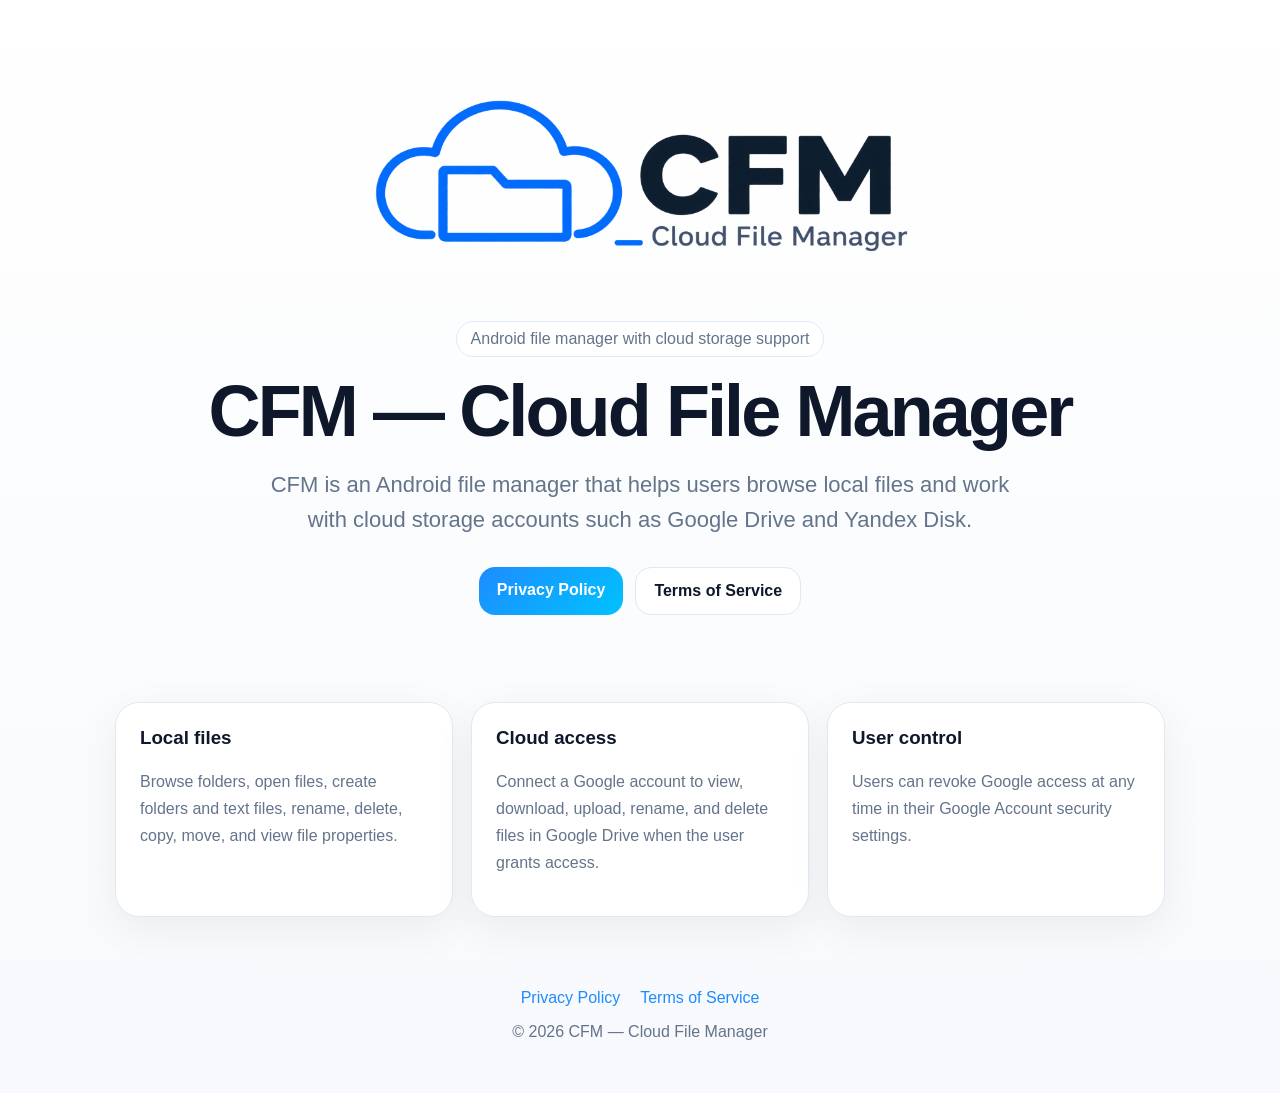
<file: index.html>
<!doctype html>
<html lang="en"><head><meta charset="utf-8"><meta name="viewport" content="width=device-width, initial-scale=1"><title>CFM — Cloud File Manager</title><meta name="description" content="CFM is an Android file manager with local storage and cloud storage support."><link rel="stylesheet" href="style.css"></head>
<body><main class="header"><section class="hero"><img class="logo" src="cfm_header.png" alt="CFM Cloud File Manager logo"><div class="badge">Android file manager with cloud storage support</div><h1>CFM — Cloud File Manager</h1><p class="lead">CFM is an Android file manager that helps users browse local files and work with cloud storage accounts such as Google Drive and Yandex Disk.</p><div class="actions"><a class="btn primary" href="privacy.html">Privacy Policy</a><a class="btn" href="terms.html">Terms of Service</a></div></section></main><section class="section"><div class="grid"><article class="card"><h3>Local files</h3><p>Browse folders, open files, create folders and text files, rename, delete, copy, move, and view file properties.</p></article><article class="card"><h3>Cloud access</h3><p>Connect a Google account to view, download, upload, rename, and delete files in Google Drive when the user grants access.</p></article><article class="card"><h3>User control</h3><p>Users can revoke Google access at any time in their Google Account security settings.</p></article></div></section><footer class="footer"><a href="privacy.html">Privacy Policy</a><a href="terms.html">Terms of Service</a><p>© 2026 CFM — Cloud File Manager</p></footer></body></html>
</file>
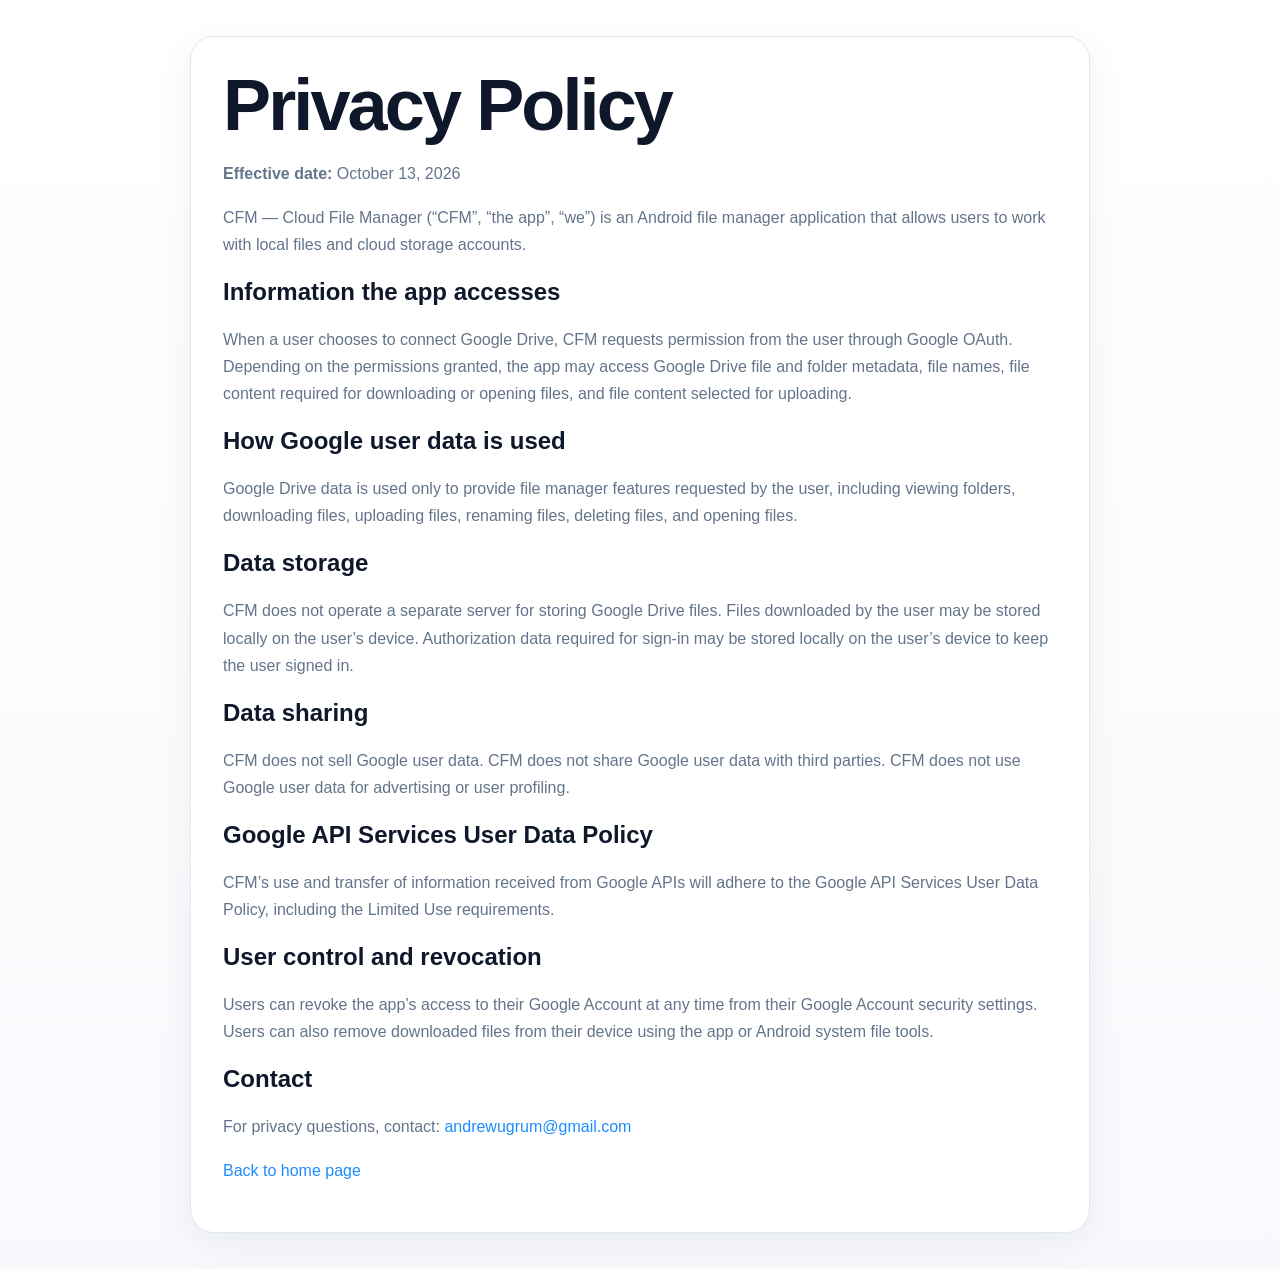
<file: privacy.html>
<!doctype html>
<html lang="en"><head><meta charset="utf-8"><meta name="viewport" content="width=device-width, initial-scale=1"><title>Privacy Policy — CFM</title><meta name="description" content="Privacy Policy for CFM Cloud File Manager."><link rel="stylesheet" href="style.css"></head>
<body><main class="section"><article class="content"><h1>Privacy Policy</h1><p><strong>Effective date:</strong> October 13, 2026</p><p>CFM — Cloud File Manager (“CFM”, “the app”, “we”) is an Android file manager application that allows users to work with local files and cloud storage accounts.</p><h2>Information the app accesses</h2><p>When a user chooses to connect Google Drive, CFM requests permission from the user through Google OAuth. Depending on the permissions granted, the app may access Google Drive file and folder metadata, file names, file content required for downloading or opening files, and file content selected for uploading.</p><h2>How Google user data is used</h2><p>Google Drive data is used only to provide file manager features requested by the user, including viewing folders, downloading files, uploading files, renaming files, deleting files, and opening files.</p><h2>Data storage</h2><p>CFM does not operate a separate server for storing Google Drive files. Files downloaded by the user may be stored locally on the user’s device. Authorization data required for sign-in may be stored locally on the user’s device to keep the user signed in.</p><h2>Data sharing</h2><p>CFM does not sell Google user data. CFM does not share Google user data with third parties. CFM does not use Google user data for advertising or user profiling.</p><h2>Google API Services User Data Policy</h2><p>CFM’s use and transfer of information received from Google APIs will adhere to the Google API Services User Data Policy, including the Limited Use requirements.</p><h2>User control and revocation</h2><p>Users can revoke the app’s access to their Google Account at any time from their Google Account security settings. Users can also remove downloaded files from their device using the app or Android system file tools.</p><h2>Contact</h2><p>For privacy questions, contact: <a href="mailto:andrewugrum@gmail.com">andrewugrum@gmail.com</a></p><p><a href="index.html">Back to home page</a></p></article></main></body></html>
</file>
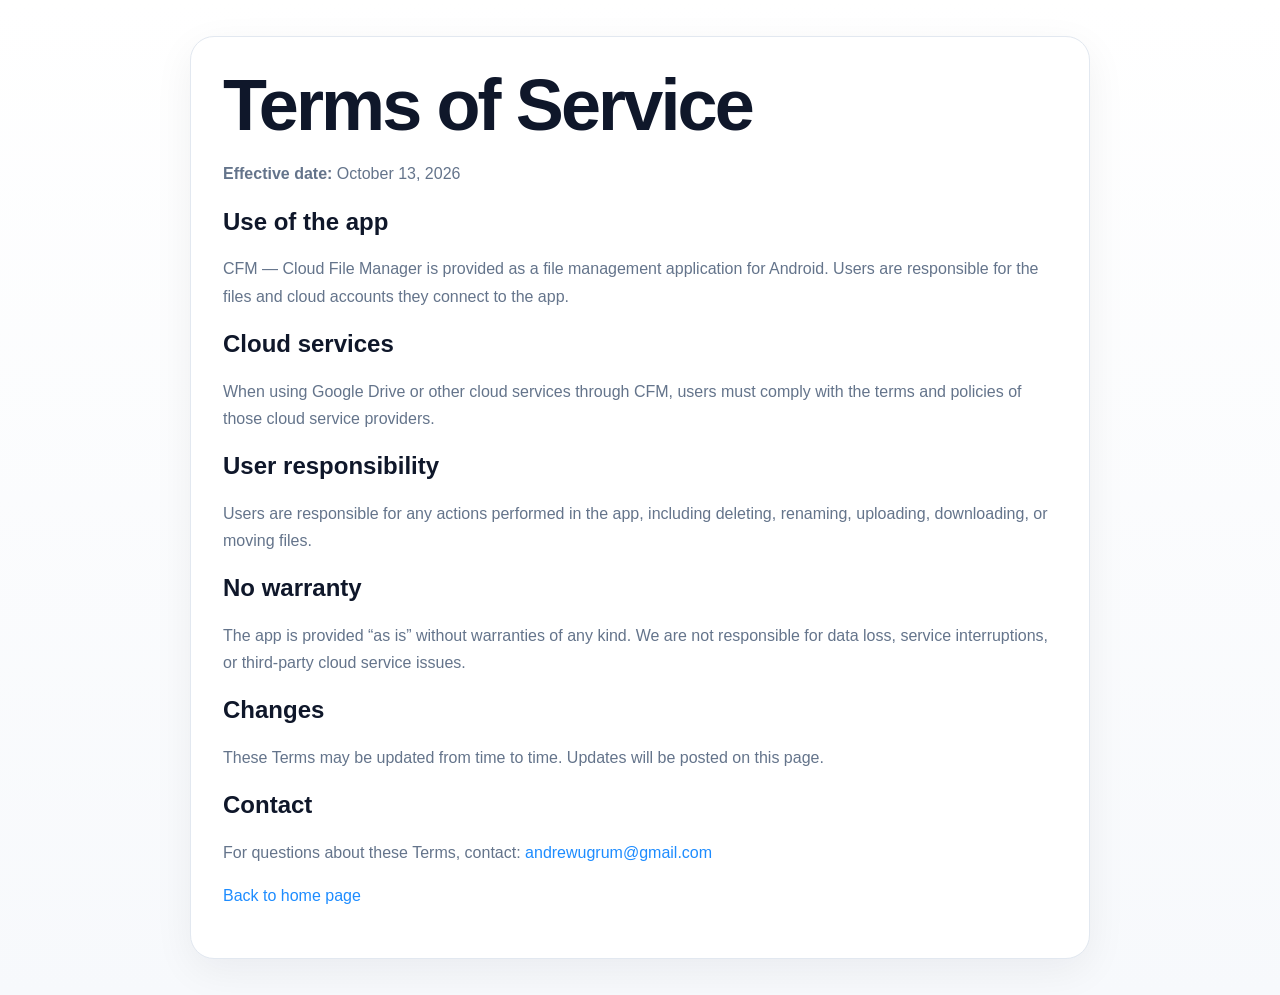
<file: terms.html>
<!doctype html>
<html lang="en"><head><meta charset="utf-8"><meta name="viewport" content="width=device-width, initial-scale=1"><title>Terms of Service — CFM</title><meta name="description" content="Terms of Service for CFM Cloud File Manager."><link rel="stylesheet" href="style.css"></head>
<body><main class="section"><article class="content"><h1>Terms of Service</h1><p><strong>Effective date:</strong> October 13, 2026</p><h2>Use of the app</h2><p>CFM — Cloud File Manager is provided as a file management application for Android. Users are responsible for the files and cloud accounts they connect to the app.</p><h2>Cloud services</h2><p>When using Google Drive or other cloud services through CFM, users must comply with the terms and policies of those cloud service providers.</p><h2>User responsibility</h2><p>Users are responsible for any actions performed in the app, including deleting, renaming, uploading, downloading, or moving files.</p><h2>No warranty</h2><p>The app is provided “as is” without warranties of any kind. We are not responsible for data loss, service interruptions, or third-party cloud service issues.</p><h2>Changes</h2><p>These Terms may be updated from time to time. Updates will be posted on this page.</p><h2>Contact</h2><p>For questions about these Terms, contact: <a href="mailto:andrewugrum@gmail.com">andrewugrum@gmail.com</a></p><p><a href="index.html">Back to home page</a></p></article></main></body></html>
</file>
<file: style.css>
:root{--bg:#f7f9fc;--card:#fff;--text:#0f172a;--muted:#64748b;--primary:#1d8cff;--primary2:#00c2ff;--border:#e2e8f0}*{box-sizing:border-box}body{margin:0;font-family:Inter,Roboto,Segoe UI,Arial,sans-serif;background:linear-gradient(180deg,#fff 0%,var(--bg) 100%);color:var(--text)}a{color:var(--primary);text-decoration:none}a:hover{text-decoration:underline}.header{min-height:74vh;display:flex;align-items:center;justify-content:center;padding:48px 20px 32px}.hero{max-width:980px;width:100%;text-align:center}.logo{width:min(680px,92vw);height:auto;margin:0 auto 28px;display:block}.badge{display:inline-flex;align-items:center;border:1px solid var(--border);border-radius:999px;padding:8px 14px;color:var(--muted);background:rgba(255,255,255,.74);backdrop-filter:blur(10px);margin-bottom:18px}h1{font-size:clamp(36px,6vw,72px);line-height:1.02;margin:0 0 18px;letter-spacing:-.04em}.lead{max-width:780px;margin:0 auto;color:var(--muted);font-size:clamp(17px,2vw,22px);line-height:1.6}.actions{display:flex;gap:12px;justify-content:center;flex-wrap:wrap;margin-top:30px}.btn{border-radius:16px;padding:14px 18px;border:1px solid var(--border);background:#fff;color:var(--text);font-weight:700}.btn.primary{background:linear-gradient(135deg,var(--primary),var(--primary2));color:#fff;border:0}.section{padding:36px 20px}.grid{max-width:1050px;margin:0 auto;display:grid;grid-template-columns:repeat(3,1fr);gap:18px}.card{background:var(--card);border:1px solid var(--border);border-radius:24px;padding:24px;box-shadow:0 12px 40px rgba(15,23,42,.06)}.card h2,.card h3{margin-top:0}.card p,.content p,.content li{color:var(--muted);line-height:1.7}.content{max-width:900px;margin:0 auto;background:#fff;border:1px solid var(--border);border-radius:24px;padding:32px;box-shadow:0 12px 40px rgba(15,23,42,.06)}.footer{padding:36px 20px;text-align:center;color:var(--muted)}.footer a{margin:0 10px}@media(max-width:820px){.grid{grid-template-columns:1fr}.header{min-height:auto}.content{padding:22px}}@media(prefers-color-scheme:dark){:root{--bg:#030712;--card:#0b1220;--text:#f8fafc;--muted:#94a3b8;--border:#1e293b}body{background:linear-gradient(180deg,#020617 0%,#030712 100%)}.badge,.btn,.content{background:#0b1220}.card{box-shadow:0 12px 40px rgba(0,0,0,.22)}}
</file>
